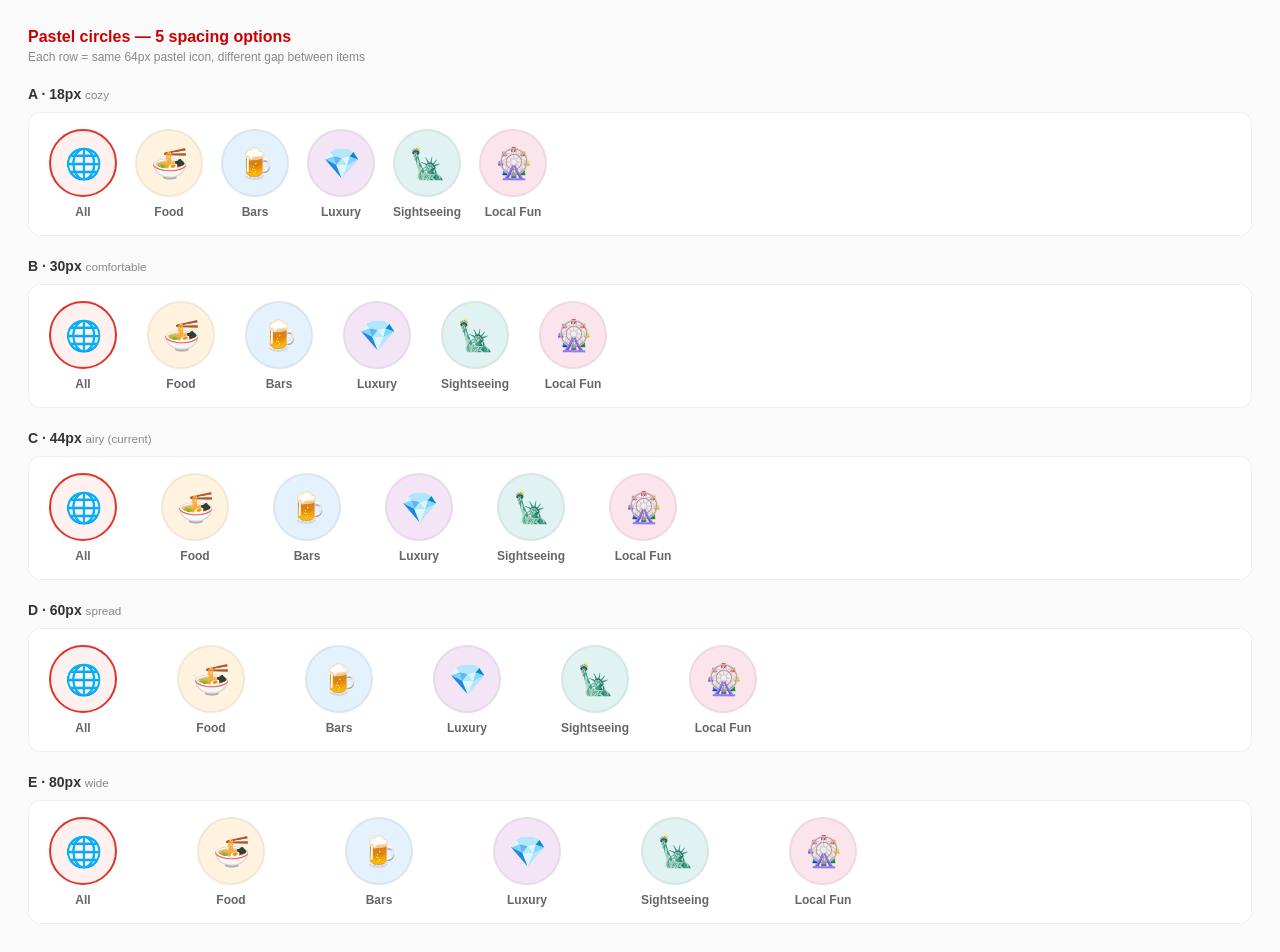
<file: cat-preview.html>
<!DOCTYPE html>
<html lang="en">
<head>
<meta charset="utf-8">
<title>Spacing options</title>
<style>
  body { font-family: -apple-system, "Segoe UI", Roboto, sans-serif; background:#fafafa; margin:0; padding:28px; color:#333; }
  h1 { font-size:16px; margin:0 0 4px; color:#c00; }
  .note { font-size:12px; color:#888; margin:0 0 22px; }
  .row-head { font-size:14px; font-weight:700; margin:22px 0 10px; }
  .row-head small { color:#888; font-weight:500; }
  .cat-strip { display:flex; overflow-x:auto; padding:16px 20px; background:#fff; border-radius:12px; border:1px solid #eee; }
  .cat-item { flex:0 0 auto; display:flex; flex-direction:column; align-items:center; gap:8px; cursor:pointer; }
  .cat-icon { width:64px; height:64px; border-radius:50%; display:flex; align-items:center; justify-content:center; font-size:30px; border:2px solid rgba(0,0,0,0.05); }
  .cat-item:nth-child(1) .cat-icon { background:#fff1f0; border-color:#e0342a; }
  .cat-item:nth-child(2) .cat-icon { background:#fff3e0; }
  .cat-item:nth-child(3) .cat-icon { background:#e3f2fd; }
  .cat-item:nth-child(4) .cat-icon { background:#f3e5f5; }
  .cat-item:nth-child(5) .cat-icon { background:#e0f2f1; }
  .cat-item:nth-child(6) .cat-icon { background:#fce4ec; }
  .cat-label { font-size:12px; color:#666; font-weight:600; }
</style>
</head>
<body>
<h1>Pastel circles — 5 spacing options</h1>
<p class="note">Each row = same 64px pastel icon, different gap between items</p>

<div class="row-head">A · 18px <small>cozy</small></div>
<div class="cat-strip" style="gap:18px;">
  <div class="cat-item"><div class="cat-icon">🌐</div><div class="cat-label">All</div></div>
  <div class="cat-item"><div class="cat-icon">🍜</div><div class="cat-label">Food</div></div>
  <div class="cat-item"><div class="cat-icon">🍺</div><div class="cat-label">Bars</div></div>
  <div class="cat-item"><div class="cat-icon">💎</div><div class="cat-label">Luxury</div></div>
  <div class="cat-item"><div class="cat-icon">🗽</div><div class="cat-label">Sightseeing</div></div>
  <div class="cat-item"><div class="cat-icon">🎡</div><div class="cat-label">Local Fun</div></div>
</div>

<div class="row-head">B · 30px <small>comfortable</small></div>
<div class="cat-strip" style="gap:30px;">
  <div class="cat-item"><div class="cat-icon">🌐</div><div class="cat-label">All</div></div>
  <div class="cat-item"><div class="cat-icon">🍜</div><div class="cat-label">Food</div></div>
  <div class="cat-item"><div class="cat-icon">🍺</div><div class="cat-label">Bars</div></div>
  <div class="cat-item"><div class="cat-icon">💎</div><div class="cat-label">Luxury</div></div>
  <div class="cat-item"><div class="cat-icon">🗽</div><div class="cat-label">Sightseeing</div></div>
  <div class="cat-item"><div class="cat-icon">🎡</div><div class="cat-label">Local Fun</div></div>
</div>

<div class="row-head">C · 44px <small>airy (current)</small></div>
<div class="cat-strip" style="gap:44px;">
  <div class="cat-item"><div class="cat-icon">🌐</div><div class="cat-label">All</div></div>
  <div class="cat-item"><div class="cat-icon">🍜</div><div class="cat-label">Food</div></div>
  <div class="cat-item"><div class="cat-icon">🍺</div><div class="cat-label">Bars</div></div>
  <div class="cat-item"><div class="cat-icon">💎</div><div class="cat-label">Luxury</div></div>
  <div class="cat-item"><div class="cat-icon">🗽</div><div class="cat-label">Sightseeing</div></div>
  <div class="cat-item"><div class="cat-icon">🎡</div><div class="cat-label">Local Fun</div></div>
</div>

<div class="row-head">D · 60px <small>spread</small></div>
<div class="cat-strip" style="gap:60px;">
  <div class="cat-item"><div class="cat-icon">🌐</div><div class="cat-label">All</div></div>
  <div class="cat-item"><div class="cat-icon">🍜</div><div class="cat-label">Food</div></div>
  <div class="cat-item"><div class="cat-icon">🍺</div><div class="cat-label">Bars</div></div>
  <div class="cat-item"><div class="cat-icon">💎</div><div class="cat-label">Luxury</div></div>
  <div class="cat-item"><div class="cat-icon">🗽</div><div class="cat-label">Sightseeing</div></div>
  <div class="cat-item"><div class="cat-icon">🎡</div><div class="cat-label">Local Fun</div></div>
</div>

<div class="row-head">E · 80px <small>wide</small></div>
<div class="cat-strip" style="gap:80px;">
  <div class="cat-item"><div class="cat-icon">🌐</div><div class="cat-label">All</div></div>
  <div class="cat-item"><div class="cat-icon">🍜</div><div class="cat-label">Food</div></div>
  <div class="cat-item"><div class="cat-icon">🍺</div><div class="cat-label">Bars</div></div>
  <div class="cat-item"><div class="cat-icon">💎</div><div class="cat-label">Luxury</div></div>
  <div class="cat-item"><div class="cat-icon">🗽</div><div class="cat-label">Sightseeing</div></div>
  <div class="cat-item"><div class="cat-icon">🎡</div><div class="cat-label">Local Fun</div></div>
</div>

</body>
</html>
</file>
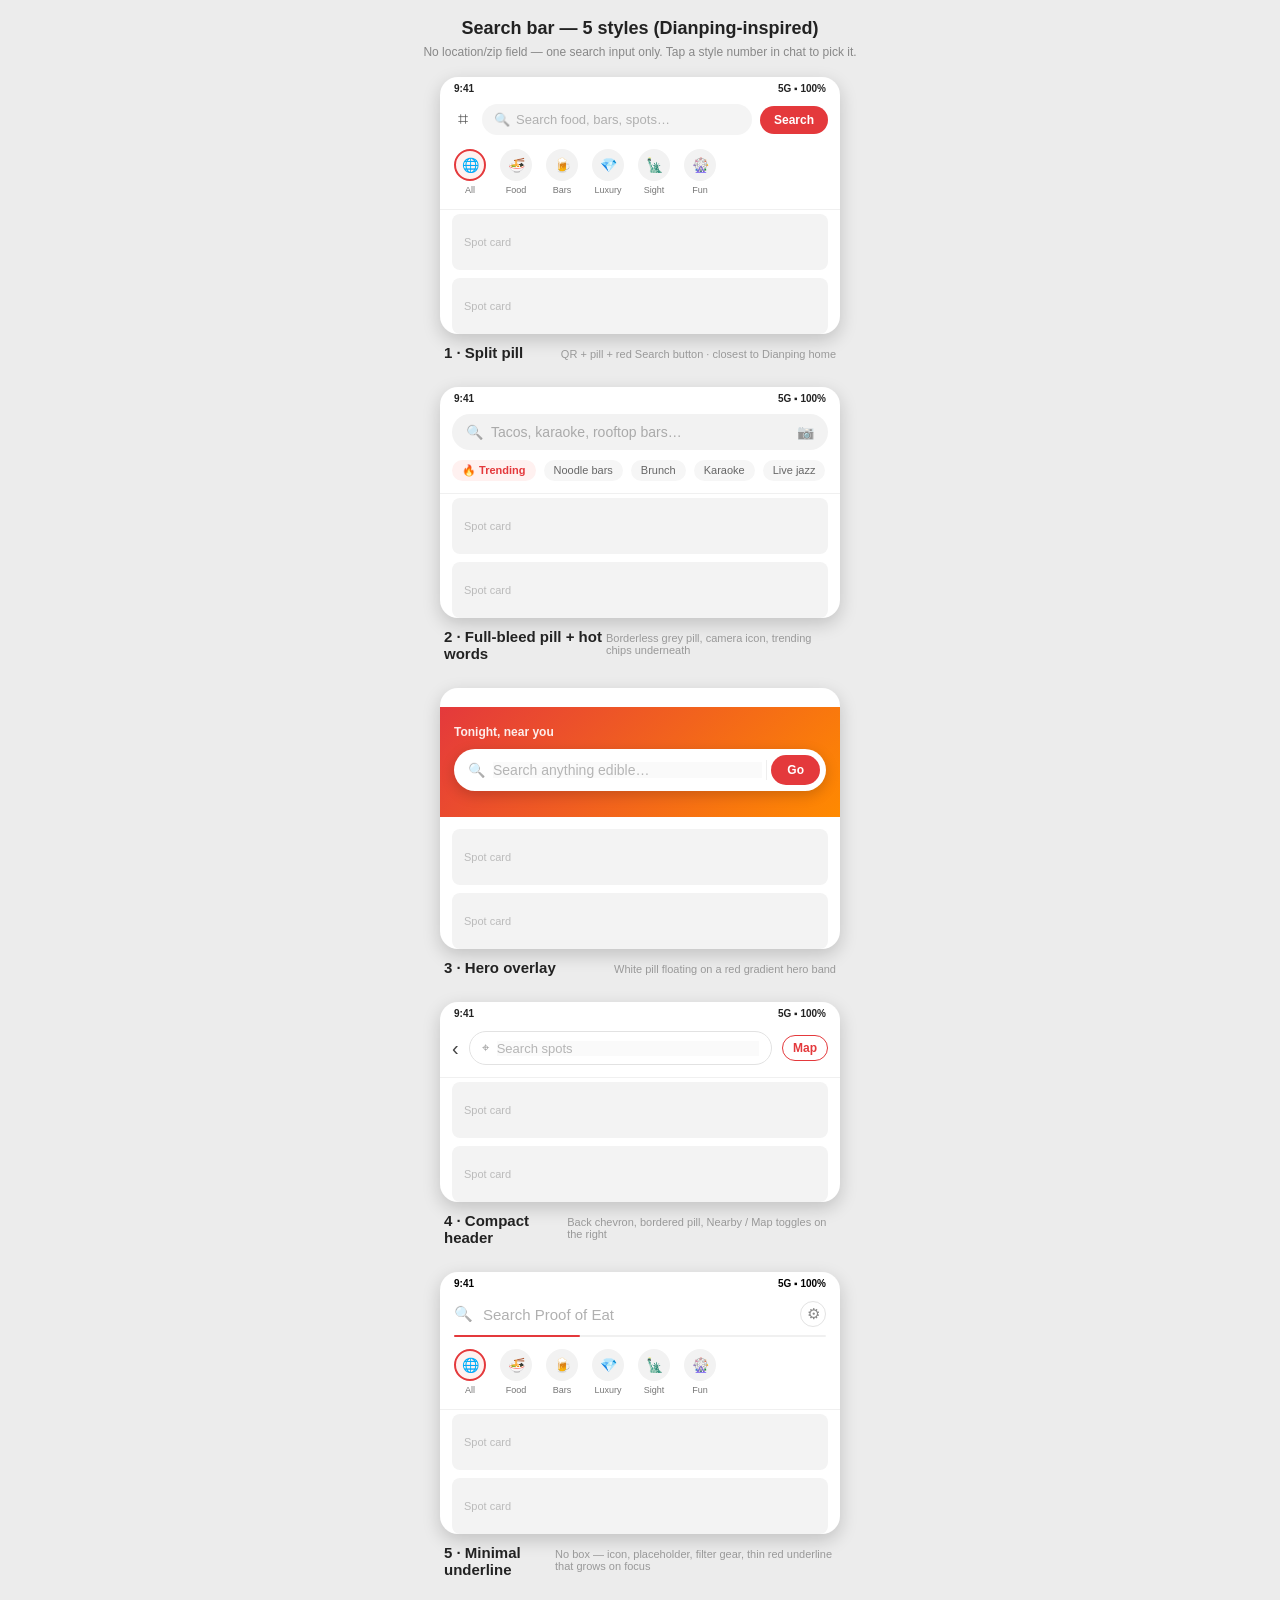
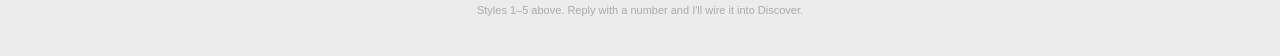
<file: search-styles.html>
<!DOCTYPE html>
<html lang="en">
<head>
<meta charset="UTF-8">
<meta name="viewport" content="width=device-width, initial-scale=1.0">
<title>Proof of Eat — Search Bar Styles</title>
<style>
    :root {
        --primary-red: #E4393C;
        --accent-orange: #FF8A00;
        --text-dark: #333;
        --text-light: #666;
        --text-muted: #999;
    }
    * { margin: 0; padding: 0; box-sizing: border-box; font-family: -apple-system, "Segoe UI", Roboto, "Helvetica Neue", Arial, sans-serif; }
    body { background: #ececec; padding-bottom: 40px; }
    .page-title { text-align: center; padding: 18px 12px 6px; font-size: 18px; font-weight: 700; color: #222; }
    .page-sub { text-align: center; font-size: 12px; color: #888; margin-bottom: 18px; }
    .demo { width: 400px; margin: 0 auto 26px; }
    .shot { border-radius: 18px; overflow: hidden; box-shadow: 0 6px 18px rgba(0,0,0,.18); }
    .caption { display: flex; justify-content: space-between; align-items: baseline; padding: 10px 4px 0; }
    .caption .name { font-size: 15px; font-weight: 700; color: #222; }
    .caption .hint { font-size: 11px; color: #999; }
    .ctx { font-size: 11px; color: #aaa; text-align: center; margin-top: 24px; }

    .statusbar { display: flex; justify-content: space-between; font-size: 10px; padding: 6px 14px 2px; font-weight: 600; }
    .homebar { height: 5px; background: #222; width: 120px; border-radius: 3px; margin: 12px auto 10px; opacity: .15; }
    .cats { display: flex; gap: 14px; padding: 12px 14px 14px; overflow-x: auto; }
    .cats i { font-style: normal; display: flex; flex-direction: column; align-items: center; gap: 4px; font-size: 9px; color: #777; }
    .cats .ci { width: 32px; height: 32px; border-radius: 50%; background: #f2f2f2; display: flex; align-items: center; justify-content: center; font-size: 14px; }
    .cats .ci.hot { border: 2px solid var(--primary-red); background: #fff1f0; }
    .ph { height: 56px; border-radius: 8px; background: #f3f3f3; display: flex; align-items: center; padding: 0 12px; font-size: 11px; color: #bbb; }
</style>
<link rel="stylesheet" href="search-styles.css">
</head>
<body>
    <div class="page-title">Search bar — 5 styles (Dianping-inspired)</div>
    <div class="page-sub">No location/zip field — one search input only. Tap a style number in chat to pick it.</div>

    <!-- ============ STYLE 1 ============ -->
    <div class="demo">
        <div class="shot s1">
            <div class="statusbar"><span>9:41</span><span>5G ▪ 100%</span></div>
            <div class="appbar">
                <span class="qr">⌗</span>
                <div class="bar"><span class="ico">🔍</span><input placeholder="Search food, bars, spots…" disabled></div>
                <button class="go">Search</button>
            </div>
            <div class="cats"><i><span class="ci hot">🌐</span>All</i><i><span class="ci">🍜</span>Food</i><i><span class="ci">🍺</span>Bars</i><i><span class="ci">💎</span>Luxury</i><i><span class="ci">🗽</span>Sight</i><i><span class="ci">🎡</span>Fun</i></div>
            <div class="body"><div class="ph">Spot card</div><div class="ph">Spot card</div></div>
        </div>
        <div class="caption"><span class="name">1 · Split pill</span><span class="hint">QR + pill + red Search button · closest to Dianping home</span></div>
    </div>

    <!-- ============ STYLE 2 ============ -->
    <div class="demo">
        <div class="shot s2">
            <div class="statusbar"><span>9:41</span><span>5G ▪ 100%</span></div>
            <div class="appbar">
                <div class="bar"><span class="ico">🔍</span><input placeholder="Tacos, karaoke, rooftop bars…" disabled><span class="cam">📷</span></div>
            </div>
            <div class="hotwords"><span class="hot">🔥 Trending</span><span>Noodle bars</span><span>Brunch</span><span>Karaoke</span><span>Live jazz</span></div>
            <div class="body"><div class="ph">Spot card</div><div class="ph">Spot card</div></div>
        </div>
        <div class="caption"><span class="name">2 · Full-bleed pill + hot words</span><span class="hint">Borderless grey pill, camera icon, trending chips underneath</span></div>
    </div>

    <!-- ============ STYLE 3 ============ -->
    <div class="demo">
        <div class="shot s3">
            <div class="statusbar"><span>9:41</span><span>5G ▪ 100%</span></div>
            <div class="hero">
                <div class="herolabel">Tonight, near you</div>
                <div class="bar"><span class="ico">🔍</span><input placeholder="Search anything edible…" disabled><span class="divider"></span><button class="go">Go</button></div>
            </div>
            <div class="body"><div class="ph">Spot card</div><div class="ph">Spot card</div></div>
        </div>
        <div class="caption"><span class="name">3 · Hero overlay</span><span class="hint">White pill floating on a red gradient hero band</span></div>
    </div>

    <!-- ============ STYLE 4 ============ -->
    <div class="demo">
        <div class="shot s4">
            <div class="statusbar"><span>9:41</span><span>5G ▪ 100%</span></div>
            <div class="appbar">
                <span class="back">‹</span>
                <div class="bar"><span class="ico">⌖</span><input placeholder="Search spots" disabled></div>
                <span class="map">Map</span>
            </div>
            <div class="body"><div class="ph">Spot card</div><div class="ph">Spot card</div></div>
        </div>
        <div class="caption"><span class="name">4 · Compact header</span><span class="hint">Back chevron, bordered pill, Nearby / Map toggles on the right</span></div>
    </div>

    <!-- ============ STYLE 5 ============ -->
    <div class="demo">
        <div class="shot s5">
            <div class="statusbar"><span>9:41</span><span>5G ▪ 100%</span></div>
            <div class="appbar">
                <div class="row">
                    <span class="ico">🔍</span>
                    <input placeholder="Search Proof of Eat" disabled>
                    <span class="gear">⚙︎</span>
                </div>
                <div class="underline"></div>
            </div>
            <div class="cats"><i><span class="ci hot">🌐</span>All</i><i><span class="ci">🍜</span>Food</i><i><span class="ci">🍺</span>Bars</i><i><span class="ci">💎</span>Luxury</i><i><span class="ci">🗽</span>Sight</i><i><span class="ci">🎡</span>Fun</i></div>
            <div class="body"><div class="ph">Spot card</div><div class="ph">Spot card</div></div>
        </div>
        <div class="caption"><span class="name">5 · Minimal underline</span><span class="hint">No box — icon, placeholder, filter gear, thin red underline that grows on focus</span></div>
    </div>

    <div class="ctx">Styles 1–5 above. Reply with a number and I'll wire it into Discover.</div>
</body>
</html>
</file>
<file: search-styles.css>
/* Shared body area for all style demos */
.shot { background: #fff; }
.shot .body { padding: 4px 12px 0; display: flex; flex-direction: column; gap: 8px; }
.s1 .statusbar, .s2 .statusbar, .s3 .statusbar, .s4 .statusbar { color: #222; }
.s3 .statusbar { color: #fff; }

/* ---------- Style 1 · Split pill (Dianping home) ---------- */
.s1 .appbar {
    display: flex; align-items: center; gap: 8px;
    padding: 8px 12px 2px;
}
.s1 .qr { font-size: 18px; color: #555; width: 22px; text-align: center; }
.s1 .bar {
    flex: 1; display: flex; align-items: center;
    background: #f4f4f4; border-radius: 999px; padding: 8px 12px;
}
.s1 .bar .ico { font-size: 13px; margin-right: 6px; opacity: .55; }
.s1 .bar input { flex: 1; border: none; background: transparent; font-size: 13px; outline: none; color: #333; }
.s1 .bar input::placeholder { color: #b0b0b0; }
.s1 .go {
    border: none; background: var(--primary-red); color: #fff;
    font-size: 12px; font-weight: 700; padding: 7px 14px; border-radius: 999px;
}
.s1 .cats { border-bottom: 1px solid #f0f0f0; }

/* ---------- Style 2 · Full-bleed pill + hot words ---------- */
.s2 .appbar { padding: 8px 12px 0; }
.s2 .bar {
    display: flex; align-items: center;
    background: #f2f2f2; border-radius: 999px; padding: 10px 14px;
}
.s2 .bar .ico { font-size: 14px; margin-right: 8px; opacity: .5; }
.s2 .bar input { flex: 1; border: none; background: transparent; font-size: 14px; outline: none; }
.s2 .bar input::placeholder { color: #aaa; }
.s2 .bar .cam { font-size: 14px; opacity: .45; }
.s2 .hotwords { display: flex; gap: 8px; padding: 10px 12px 12px; border-bottom: 1px solid #f0f0f0; overflow-x: auto; }
.s2 .hotwords span { flex: 0 0 auto; font-size: 11px; color: #666; background: #f6f6f6; border-radius: 999px; padding: 4px 10px; }
.s2 .hotwords .hot { color: var(--primary-red); background: #fff1f0; font-weight: 700; }

/* ---------- Style 3 · Hero overlay ---------- */
.s3 .hero {
    background: linear-gradient(135deg, #E4393C, #FF8A00);
    padding: 18px 14px 26px;
}
.s3 .herolabel { color: rgba(255,255,255,.9); font-size: 12px; font-weight: 600; margin-bottom: 10px; }
.s3 .bar {
    display: flex; align-items: center; background: #fff;
    border-radius: 999px; padding: 6px 6px 6px 14px;
    box-shadow: 0 4px 14px rgba(0,0,0,.18);
}
.s3 .bar .ico { font-size: 14px; margin-right: 8px; opacity: .5; }
.s3 .bar input { flex: 1; border: none; font-size: 14px; outline: none; }
.s3 .bar input::placeholder { color: #b5b5b5; }
.s3 .divider { width: 1px; height: 20px; background: #eee; margin: 0 4px; }
.s3 .go { border: none; background: var(--primary-red); color: #fff; font-size: 12px; font-weight: 700; padding: 8px 16px; border-radius: 999px; }
.s3 .body { padding-top: 12px; }

/* ---------- Style 4 · Compact header w/ Map toggle ---------- */
.s4 .appbar { display: flex; align-items: center; gap: 10px; padding: 10px 12px 12px; border-bottom: 1px solid #f0f0f0; }
.s4 .back { font-size: 20px; color: #444; line-height: 1; }
.s4 .bar {
    flex: 1; display: flex; align-items: center;
    border: 1.5px solid #e2e2e2; border-radius: 999px; padding: 8px 12px; background: #fff;
}
.s4 .bar .ico { font-size: 13px; margin-right: 8px; color: #999; }
.s4 .bar input { flex: 1; border: none; font-size: 13px; outline: none; }
.s4 .bar input::placeholder { color: #b5b5b5; }
.s4 .map { font-size: 12px; font-weight: 700; color: var(--primary-red); border: 1.5px solid var(--primary-red); border-radius: 999px; padding: 5px 10px; }

/* ---------- Style 5 · Minimal underline ---------- */
.s5 .appbar { padding: 10px 14px 0; }
.s5 .row { display: flex; align-items: center; gap: 10px; }
.s5 .row .ico { font-size: 15px; opacity: .5; }
.s5 .row input { flex: 1; border: none; font-size: 15px; outline: none; background: transparent; }
.s5 .row input::placeholder { color: #b0b0b0; }
.s5 .gear { font-size: 15px; color: #888; border: 1px solid #e3e3e3; border-radius: 50%; width: 26px; height: 26px; display: flex; align-items: center; justify-content: center; }
.s5 .underline { height: 2px; background: #f0f0f0; margin-top: 8px; border-radius: 2px; position: relative; }
.s5 .underline::before { content: ""; position: absolute; left: 0; top: 0; height: 2px; width: 34%; background: var(--primary-red); border-radius: 2px; }
.s5 .cats { border-bottom: 1px solid #f0f0f0; }
</file>
